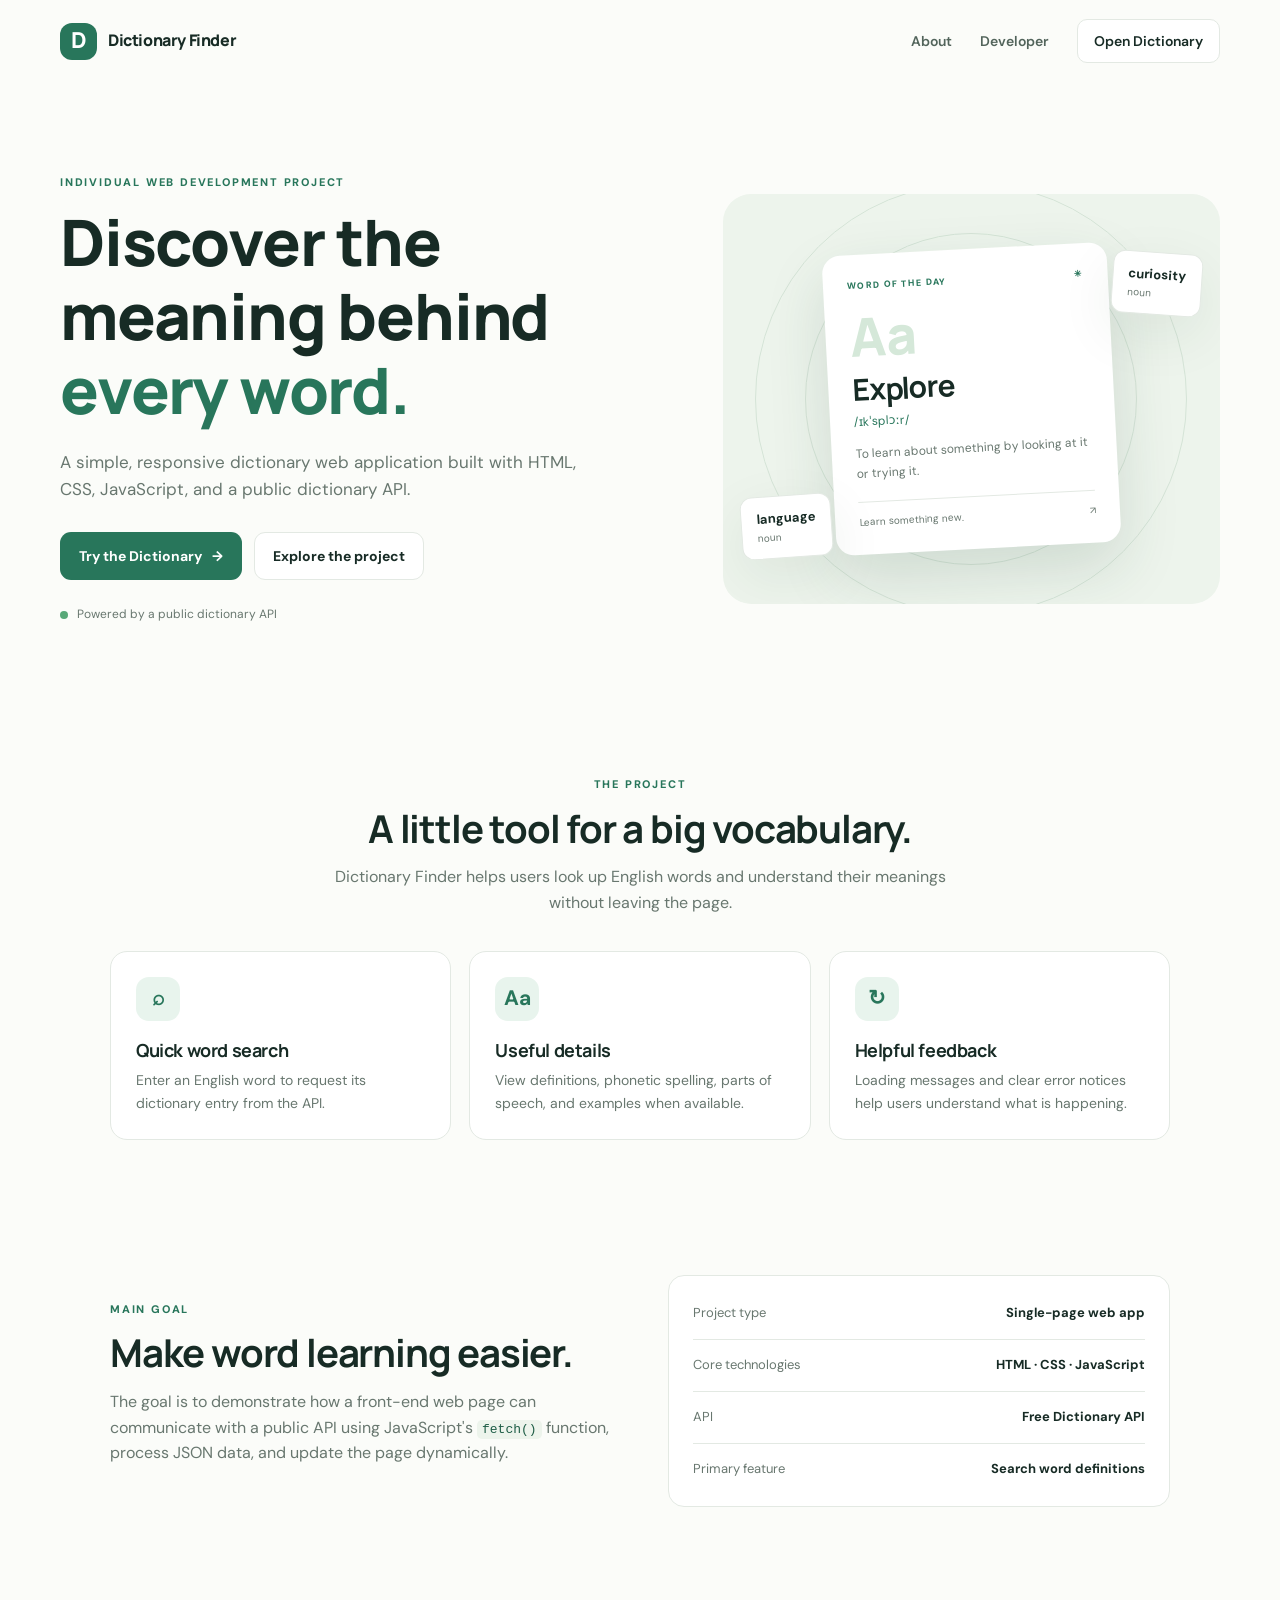
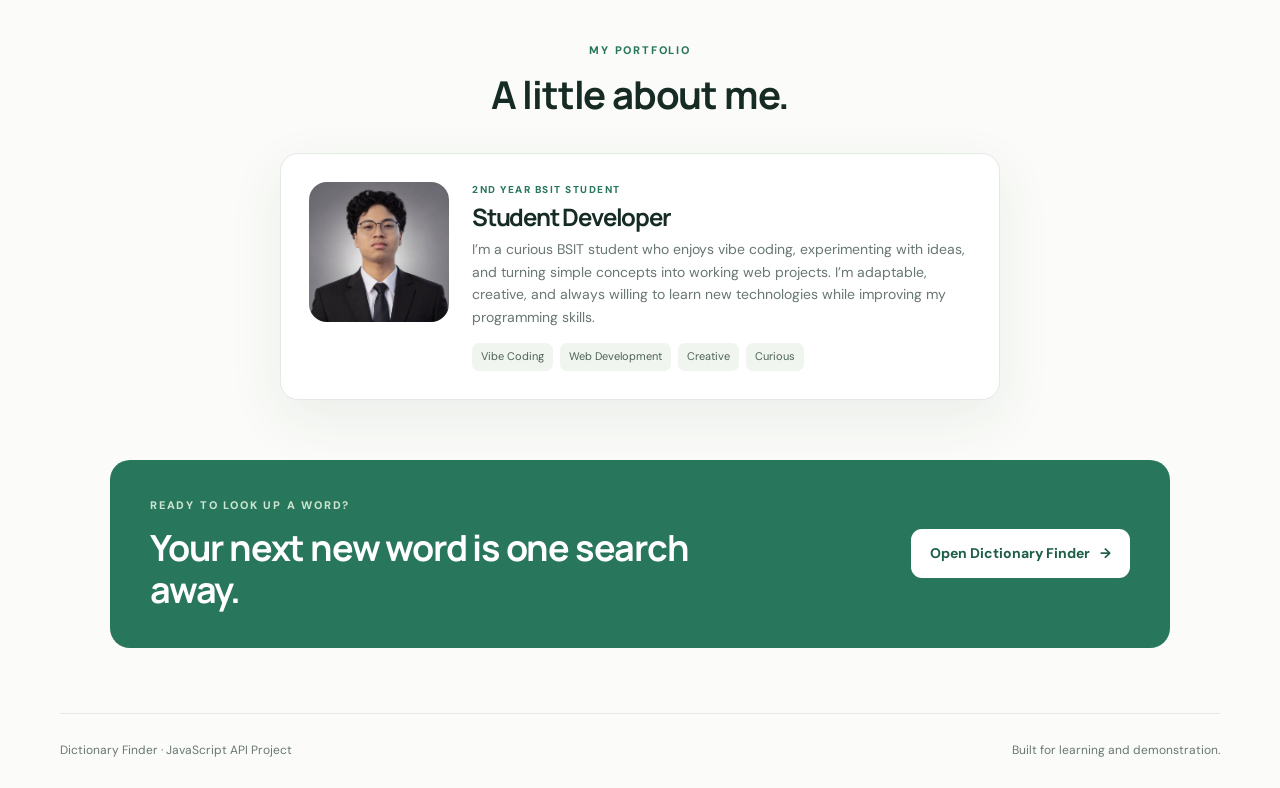
<file: index.html>
<!DOCTYPE html>
<html lang="en">
<head>
  <meta charset="UTF-8">
  <meta name="viewport" content="width=device-width, initial-scale=1.0">
  <meta name="description" content="Portfolio for the Dictionary Finder JavaScript API project.">
  <title>Dictionary Finder | Project Portfolio</title>
  <link rel="stylesheet" href="styles.css">
</head>
<body>
  <header class="site-header">
    <a class="brand" href="index.html" aria-label="Dictionary Finder home">
      <span class="brand-mark">D</span>
      <span>Dictionary Finder</span>
    </a>
    <nav aria-label="Main navigation">
      <a href="#about">About</a>
      <a href="#developer">Developer</a>
      <a class="nav-cta" href="app.html">Open Dictionary</a>
    </nav>
  </header>

  <main>
    <section class="hero portfolio-hero">
      <div class="hero-copy">
        <p class="eyebrow">INDIVIDUAL WEB DEVELOPMENT PROJECT</p>
        <h1>Discover the meaning behind <span>every word.</span></h1>
        <p class="hero-description">A simple, responsive dictionary web application built with HTML, CSS, JavaScript, and a public dictionary API.</p>
        <div class="hero-actions">
          <a class="button button-primary" href="app.html">Try the Dictionary <span aria-hidden="true">→</span></a>
          <a class="button button-secondary" href="#about">Explore the project</a>
        </div>
        <div class="hero-note"><span class="status-dot"></span> Powered by a public dictionary API</div>
      </div>
      <div class="hero-visual" aria-label="Decorative dictionary card">
        <div class="floating-word word-top">curiosity <span>noun</span></div>
        <div class="book-card">
          <div class="book-card-top"><span>WORD OF THE DAY</span><span>✳</span></div>
          <div class="big-letter">Aa</div>
          <h2>Explore</h2>
          <p class="phonetic">/ɪkˈsplɔːr/</p>
          <p>To learn about something by looking at it or trying it.</p>
          <div class="book-card-line"></div>
          <div class="book-card-footer"><span>Learn something new.</span><span>↗</span></div>
        </div>
        <div class="floating-word word-bottom">language <span>noun</span></div>
      </div>
    </section>

    <section class="section" id="about">
      <div class="section-heading">
        <p class="eyebrow">THE PROJECT</p>
        <h2>A little tool for a big vocabulary.</h2>
        <p>Dictionary Finder helps users look up English words and understand their meanings without leaving the page.</p>
      </div>
      <div class="feature-grid">
        <article class="feature-card">
          <span class="feature-icon">⌕</span>
          <h3>Quick word search</h3>
          <p>Enter an English word to request its dictionary entry from the API.</p>
        </article>
        <article class="feature-card">
          <span class="feature-icon">Aa</span>
          <h3>Useful details</h3>
          <p>View definitions, phonetic spelling, parts of speech, and examples when available.</p>
        </article>
        <article class="feature-card">
          <span class="feature-icon">↻</span>
          <h3>Helpful feedback</h3>
          <p>Loading messages and clear error notices help users understand what is happening.</p>
        </article>
      </div>
    </section>

    <section class="section project-details">
      <div>
        <p class="eyebrow">MAIN GOAL</p>
        <h2>Make word learning easier.</h2>
        <p>The goal is to demonstrate how a front-end web page can communicate with a public API using JavaScript's <code>fetch()</code> function, process JSON data, and update the page dynamically.</p>
      </div>
      <div class="details-panel">
        <div class="detail-row"><span>Project type</span><strong>Single-page web app</strong></div>
        <div class="detail-row"><span>Core technologies</span><strong>HTML · CSS · JavaScript</strong></div>
        <div class="detail-row"><span>API</span><strong>Free Dictionary API</strong></div>
        <div class="detail-row"><span>Primary feature</span><strong>Search word definitions</strong></div>
      </div>
    </section>

    <section class="section" id="portfolio">
      <div class="section-heading">
        <p class="eyebrow">MY PORTFOLIO</p>
        <h2>A little about me.</h2>
      </div>
      <article class="profile-card">
        <img src="me.jpg" alt="Student developer portrait" style="width: 140px; height: 140px; object-fit: cover; border-radius: 18px; flex: 0 0 140px;">
        <div>
          <p class="profile-label">2ND YEAR BSIT STUDENT</p>
          <h3>Student Developer</h3>
          <p>I’m a curious BSIT student who enjoys vibe coding, experimenting with ideas, and turning simple concepts into working web projects. I’m adaptable, creative, and always willing to learn new technologies while improving my programming skills.</p>
          <div class="tag-list"><span>Vibe Coding</span><span>Web Development</span><span>Creative</span><span>Curious</span></div>
        </div>
      </article>
    </section>

    <section class="final-cta">
      <div>
        <p class="eyebrow">READY TO LOOK UP A WORD?</p>
        <h2>Your next new word is one search away.</h2>
      </div>
      <a class="button button-light" href="app.html">Open Dictionary Finder <span aria-hidden="true">→</span></a>
    </section>
  </main>

  <footer class="site-footer">
    <span>Dictionary Finder · JavaScript API Project</span>
    <span>Built for learning and demonstration.</span>
  </footer>
</body>
</html>
</file>
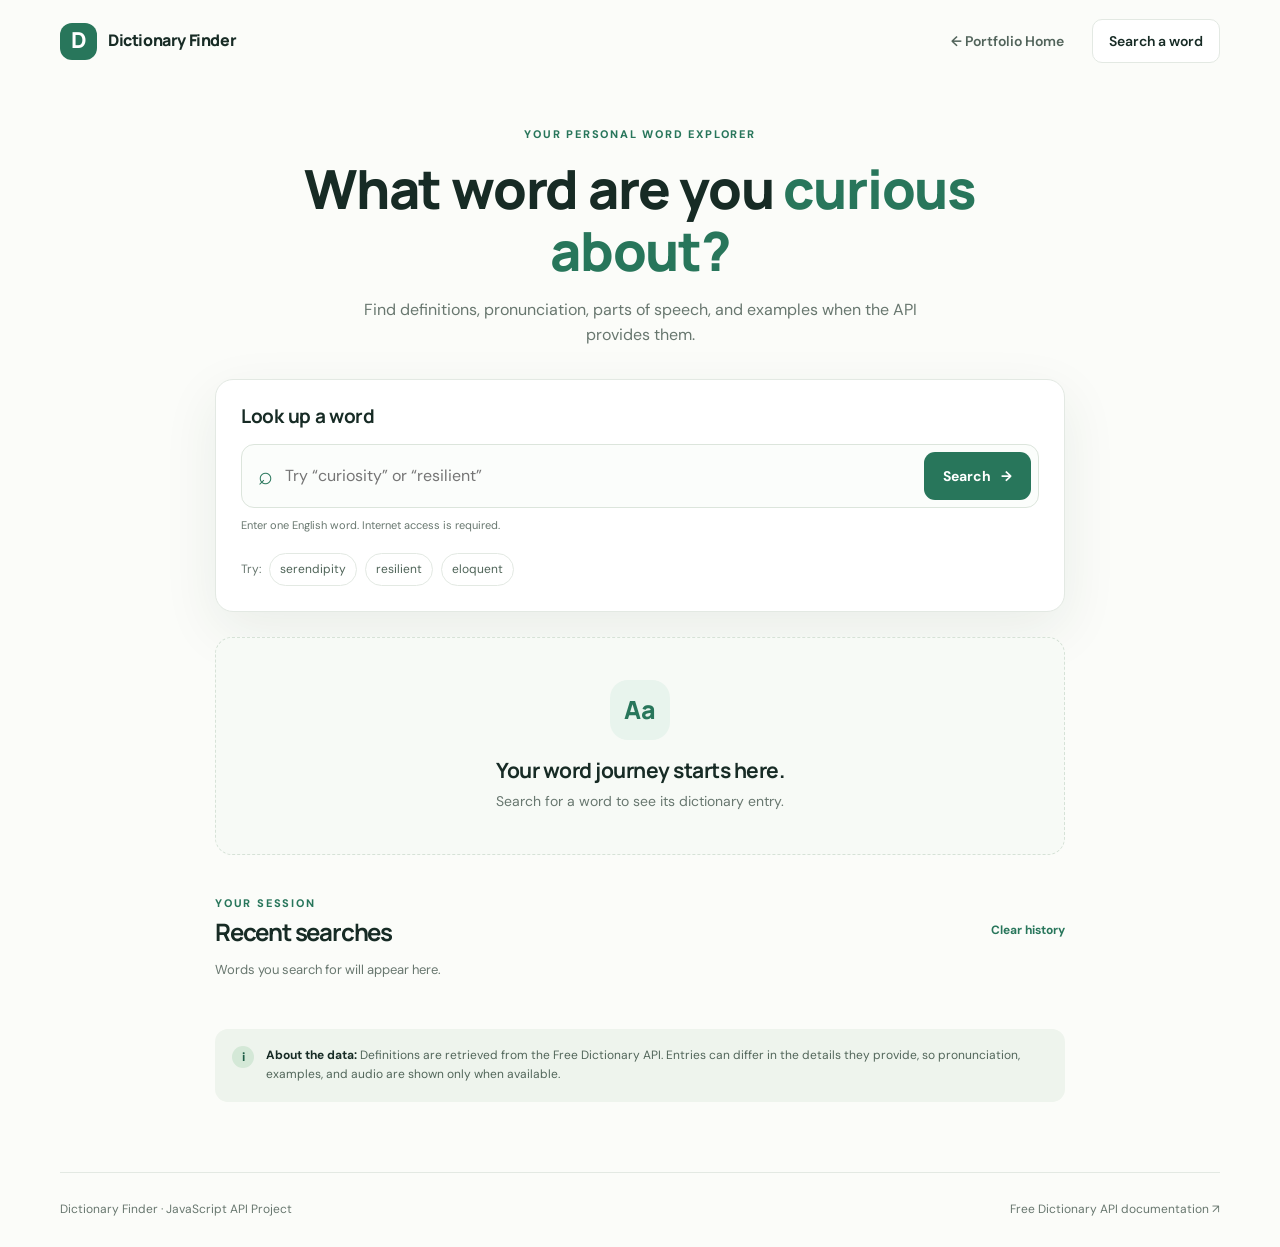
<file: app.html>
<!DOCTYPE html>
<html lang="en">
<head>
  <meta charset="UTF-8">
  <meta name="viewport" content="width=device-width, initial-scale=1.0">
  <meta name="description" content="Look up English words with Dictionary Finder.">
  <title>Dictionary Finder | Word Search</title>
  <link rel="stylesheet" href="styles.css">
  <script src="script.js" defer></script>
</head>
<body class="app-page">
  <header class="site-header">
    <a class="brand" href="index.html" aria-label="Back to portfolio">
      <span class="brand-mark">D</span>
      <span>Dictionary Finder</span>
    </a>
    <nav aria-label="Main navigation">
      <a href="index.html">← Portfolio Home</a>
      <a class="nav-cta" href="#search">Search a word</a>
    </nav>
  </header>

  <main class="dictionary-main">
    <section class="dictionary-intro">
      <p class="eyebrow">YOUR PERSONAL WORD EXPLORER</p>
      <h1>What word are you <span>curious about?</span></h1>
      <p>Find definitions, pronunciation, parts of speech, and examples when the API provides them.</p>
    </section>

    <section class="search-panel" id="search" aria-labelledby="search-title">
      <h2 id="search-title">Look up a word</h2>
      <form id="search-form" class="search-form">
        <label class="sr-only" for="word-input">English word</label>
        <div class="search-input-wrap">
          <span aria-hidden="true">⌕</span>
          <input id="word-input" name="word" type="text" placeholder="Try “curiosity” or “resilient”" autocomplete="off" required maxlength="60">
          <button class="button button-primary" type="submit">Search <span aria-hidden="true">→</span></button>
        </div>
        <p class="input-hint">Enter one English word. Internet access is required.</p>
      </form>
      <div class="quick-search">
        <span>Try:</span>
        <button class="word-chip" type="button" data-word="serendipity">serendipity</button>
        <button class="word-chip" type="button" data-word="resilient">resilient</button>
        <button class="word-chip" type="button" data-word="eloquent">eloquent</button>
      </div>
    </section>

    <section id="message-area" class="message-area" aria-live="polite" role="status">
      <div class="empty-state">
        <div class="empty-icon">Aa</div>
        <h2>Your word journey starts here.</h2>
        <p>Search for a word to see its dictionary entry.</p>
      </div>
    </section>

    <section class="recent-section" aria-labelledby="recent-title">
      <div class="recent-heading">
        <div>
          <p class="eyebrow">YOUR SESSION</p>
          <h2 id="recent-title">Recent searches</h2>
        </div>
        <button id="clear-history" class="text-button" type="button">Clear history</button>
      </div>
      <div id="history-list" class="history-list">
        <p class="muted-text">Words you search for will appear here.</p>
      </div>
    </section>

    <section class="api-note">
      <span class="api-note-icon">i</span>
      <p><strong>About the data:</strong> Definitions are retrieved from the Free Dictionary API. Entries can differ in the details they provide, so pronunciation, examples, and audio are shown only when available.</p>
    </section>
  </main>

  <footer class="site-footer">
    <span>Dictionary Finder · JavaScript API Project</span>
    <a href="https://freedictionaryapi.com/api/v1" target="_blank" rel="noopener noreferrer">Free Dictionary API documentation ↗</a>
  </footer>
</body>
</html>
</file>
<file: styles.css>
@import url('https://fonts.googleapis.com/css2?family=DM+Sans:wght@400;500;600;700&family=Manrope:wght@400;500;600;700;800&display=swap');

:root {
  --ink: #172b25;
  --muted: #68776f;
  --green: #28765b;
  --green-dark: #1e5d46;
  --mint: #e8f4ed;
  --cream: #fbfcf9;
  --line: #e3e9e3;
  --white: #ffffff;
  --gold: #e5b75c;
  --shadow: 0 18px 55px rgba(27, 61, 44, 0.08);
}
* { box-sizing: border-box; }
html { scroll-behavior: smooth; }
body { margin: 0; background: var(--cream); color: var(--ink); font-family: 'DM Sans', Arial, sans-serif; line-height: 1.6; }
a { color: inherit; text-decoration: none; }
button, input { font: inherit; }
button, a { -webkit-tap-highlight-color: transparent; }
button:focus-visible, a:focus-visible, input:focus-visible { outline: 3px solid #8dc9a9; outline-offset: 3px; }
.site-header { width: min(1160px, calc(100% - 48px)); min-height: 82px; margin: 0 auto; display: flex; align-items: center; justify-content: space-between; gap: 24px; }
.brand { display: inline-flex; align-items: center; gap: 11px; font-family: Manrope, sans-serif; font-weight: 800; letter-spacing: -0.4px; }
.brand-mark { display: grid; place-items: center; width: 37px; height: 37px; border-radius: 12px; background: var(--green); color: white; font-size: 22px; }
.site-header nav { display: flex; align-items: center; gap: 28px; font-size: 14px; font-weight: 600; color: #52645b; }
.site-header nav a:hover { color: var(--green); }
.nav-cta { padding: 10px 16px; border: 1px solid var(--line); border-radius: 10px; background: white; color: var(--ink); }
.hero { width: min(1160px, calc(100% - 48px)); margin: 32px auto 0; }
.portfolio-hero { display: grid; grid-template-columns: 1.1fr 0.9fr; align-items: center; gap: 55px; padding: 60px 0 92px; }
.eyebrow { margin: 0 0 13px; color: var(--green); font-size: 11px; font-weight: 800; letter-spacing: 1.8px; }
h1, h2, h3, p { margin-top: 0; }
h1, h2, h3 { font-family: Manrope, 'DM Sans', sans-serif; letter-spacing: -1.2px; line-height: 1.16; }
h1 { margin-bottom: 22px; font-size: clamp(38px, 5vw, 64px); font-weight: 800; }
h1 span { color: var(--green); }
.hero-description { max-width: 540px; margin-bottom: 28px; color: var(--muted); font-size: 17px; }
.hero-actions { display: flex; flex-wrap: wrap; gap: 12px; }
.button { min-height: 47px; display: inline-flex; justify-content: center; align-items: center; gap: 10px; padding: 12px 18px; border: 1px solid transparent; border-radius: 11px; font-weight: 700; font-size: 14px; cursor: pointer; transition: transform .18s ease, background .18s ease; }
.button:hover { transform: translateY(-2px); }
.button-primary { background: var(--green); color: white; }
.button-primary:hover { background: var(--green-dark); }
.button-secondary { background: white; border-color: var(--line); color: var(--ink); }
.button-light { background: white; color: var(--green-dark); white-space: nowrap; }
.hero-note { display: flex; align-items: center; gap: 9px; margin-top: 25px; color: var(--muted); font-size: 12px; }
.status-dot { width: 8px; height: 8px; background: #58a878; border-radius: 50%; }
.hero-visual { position: relative; min-height: 410px; display: grid; place-items: center; border-radius: 28px; background: #edf4ec; overflow: hidden; }
.hero-visual::before, .hero-visual::after { position: absolute; content: ""; border: 1px solid #d5e4d7; border-radius: 50%; }
.hero-visual::before { width: 330px; height: 330px; }
.hero-visual::after { width: 430px; height: 430px; }
.book-card { z-index: 1; width: min(285px, 72%); padding: 23px; border: 1px solid rgba(255,255,255,.9); border-radius: 18px; background: white; box-shadow: 0 24px 60px rgba(33, 77, 53, .15); transform: rotate(-3deg); }
.book-card-top, .book-card-footer { display: flex; justify-content: space-between; align-items: center; }
.book-card-top { color: var(--green); font-size: 9px; font-weight: 800; letter-spacing: 1.3px; }
.big-letter { margin-top: 18px; color: #d5e8d9; font-family: Manrope, sans-serif; font-size: 53px; font-weight: 800; line-height: 1; }
.book-card h2 { margin: 9px 0 0; font-size: 30px; }
.phonetic { margin: 5px 0 13px; color: var(--green); font-size: 12px; }
.book-card p:not(.phonetic) { margin-bottom: 18px; color: var(--muted); font-size: 12px; }
.book-card-line { height: 1px; background: var(--line); }
.book-card-footer { padding-top: 12px; color: var(--muted); font-size: 10px; }
.floating-word { position: absolute; z-index: 2; padding: 12px 15px; border: 1px solid var(--line); border-radius: 12px; background: white; box-shadow: var(--shadow); font-weight: 700; font-size: 13px; }
.floating-word span { display: block; color: var(--muted); font-size: 10px; font-weight: 400; }
.word-top { top: 58px; right: 18px; transform: rotate(4deg); }
.word-bottom { bottom: 46px; left: 18px; transform: rotate(-4deg); }
.section { width: min(1060px, calc(100% - 48px)); margin: 0 auto; padding: 60px 0; }
.section-heading { max-width: 620px; margin: 0 auto 35px; text-align: center; }
.section-heading h2, .project-details h2 { margin-bottom: 13px; font-size: clamp(28px, 3vw, 40px); }
.section-heading > p:last-child, .project-details > div:first-child > p:last-child { color: var(--muted); }
.feature-grid { display: grid; grid-template-columns: repeat(3, 1fr); gap: 18px; }
.feature-card { padding: 25px; border: 1px solid var(--line); border-radius: 17px; background: white; }
.feature-icon { display: grid; place-items: center; width: 44px; height: 44px; margin-bottom: 19px; border-radius: 13px; background: var(--mint); color: var(--green); font-size: 21px; font-weight: 700; }
.feature-card h3 { margin-bottom: 9px; font-size: 18px; letter-spacing: -.4px; }
.feature-card p { margin-bottom: 0; color: var(--muted); font-size: 14px; }
.project-details { display: grid; grid-template-columns: 1fr 1fr; align-items: center; gap: 55px; padding-top: 75px; padding-bottom: 75px; }
.project-details code { padding: 2px 5px; border-radius: 5px; background: #edf4ec; color: var(--green-dark); }
.details-panel { padding: 12px 24px; border: 1px solid var(--line); border-radius: 16px; background: white; }
.detail-row { display: flex; justify-content: space-between; gap: 20px; padding: 15px 0; border-bottom: 1px solid var(--line); font-size: 13px; }
.detail-row:last-child { border-bottom: 0; }
.detail-row span { color: var(--muted); }
.detail-row strong { text-align: right; }
.developer-section { padding-top: 35px; padding-bottom: 85px; }
.profile-card { display: flex; align-items: flex-start; gap: 23px; max-width: 720px; margin: 0 auto; padding: 28px; border: 1px solid var(--line); border-radius: 18px; background: white; box-shadow: var(--shadow); }
.profile-avatar { flex: 0 0 76px; display: grid; place-items: center; width: 76px; height: 76px; border-radius: 22px; background: var(--mint); color: var(--green); font-family: Manrope, sans-serif; font-size: 25px; font-weight: 800; }
.profile-label { margin-bottom: 5px; color: var(--green); font-size: 10px; font-weight: 800; letter-spacing: 1.5px; }
.profile-card h3 { margin-bottom: 8px; font-size: 24px; }
.profile-card p:not(.profile-label) { margin-bottom: 15px; color: var(--muted); font-size: 14px; }
.tag-list { display: flex; flex-wrap: wrap; gap: 7px; }
.tag-list span { padding: 5px 9px; border-radius: 7px; background: #f0f5f0; color: #4c6254; font-size: 11px; }
.small-note { max-width: 720px; margin: 13px auto 0; color: #7b8980; font-size: 11px; }
.final-cta { width: min(1060px, calc(100% - 48px)); margin: 0 auto 65px; padding: 37px 40px; display: flex; align-items: center; justify-content: space-between; gap: 25px; border-radius: 20px; background: var(--green); color: white; }
.final-cta .eyebrow { color: #cce5d3; }
.final-cta h2 { max-width: 550px; margin-bottom: 0; font-size: clamp(25px, 3vw, 36px); }
.site-footer { width: min(1160px, calc(100% - 48px)); min-height: 75px; margin: 0 auto; display: flex; align-items: center; justify-content: space-between; gap: 20px; border-top: 1px solid var(--line); color: var(--muted); font-size: 12px; }
.site-footer a:hover { color: var(--green); }

/* Dictionary app */
.app-page { min-height: 100vh; }
.dictionary-main { width: min(850px, calc(100% - 40px)); margin: 0 auto; padding: 44px 0 70px; }
.dictionary-intro { margin: 0 auto 31px; text-align: center; }
.dictionary-intro h1 { max-width: 720px; margin: 0 auto 15px; font-size: clamp(35px, 5vw, 54px); }
.dictionary-intro > p:last-child { max-width: 590px; margin: 0 auto; color: var(--muted); }
.search-panel { padding: 25px; border: 1px solid var(--line); border-radius: 18px; background: white; box-shadow: var(--shadow); }
.search-panel h2 { margin-bottom: 17px; font-size: 19px; letter-spacing: -.3px; }
.search-input-wrap { display: flex; align-items: center; gap: 12px; padding: 7px; border: 1px solid #dce5dc; border-radius: 13px; background: #fbfdfb; }
.search-input-wrap > span { padding-left: 9px; color: var(--green); font-size: 25px; }
.search-input-wrap input { width: 100%; min-width: 0; padding: 10px 0; border: 0; outline: 0; background: transparent; color: var(--ink); }
.search-input-wrap input:focus-visible { outline: 0; }
.search-input-wrap:focus-within { border-color: #6eaa85; box-shadow: 0 0 0 3px #e1f1e6; }
.search-input-wrap button { flex-shrink: 0; }
.input-hint { margin: 9px 0 0; color: var(--muted); font-size: 11px; }
.quick-search { display: flex; flex-wrap: wrap; align-items: center; gap: 8px; margin-top: 18px; color: var(--muted); font-size: 12px; }
.word-chip { padding: 6px 10px; border: 1px solid var(--line); border-radius: 999px; background: white; color: #4f6458; font-size: 12px; cursor: pointer; }
.word-chip:hover { border-color: #9ec5aa; background: var(--mint); }
.message-area { margin-top: 25px; }
.empty-state, .status-card { padding: 42px 25px; border: 1px dashed #d6e2d7; border-radius: 17px; background: #f7faf6; text-align: center; }
.empty-icon { display: grid; place-items: center; width: 60px; height: 60px; margin: 0 auto 18px; border-radius: 18px; background: var(--mint); color: var(--green); font-family: Manrope, sans-serif; font-size: 25px; font-weight: 800; }
.empty-state h2, .status-card h2 { margin-bottom: 7px; font-size: 21px; letter-spacing: -.5px; }
.empty-state p, .status-card p { margin-bottom: 0; color: var(--muted); font-size: 14px; }
.status-card.error { border-color: #efceca; background: #fff8f7; }
.status-card.error h2 { color: #a83f35; }
.status-card.loading .loader { width: 27px; height: 27px; margin: 0 auto 14px; border: 3px solid #dbe9de; border-top-color: var(--green); border-radius: 50%; animation: spin .8s linear infinite; }
@keyframes spin { to { transform: rotate(360deg); } }
.result-card { overflow: hidden; border: 1px solid var(--line); border-radius: 18px; background: white; box-shadow: var(--shadow); }
.result-header { padding: 27px 28px 22px; background: linear-gradient(115deg, #f0f7f0, #fbfdfb); border-bottom: 1px solid var(--line); }
.result-kicker { margin-bottom: 6px; color: var(--green); font-size: 10px; font-weight: 800; letter-spacing: 1.5px; text-transform: uppercase; }
.result-word-row { display: flex; align-items: center; justify-content: space-between; gap: 15px; }
.result-word { margin: 0; overflow-wrap: anywhere; font-size: clamp(32px, 5vw, 44px); }
.pronunciation { margin: 6px 0 0; color: var(--muted); font-size: 14px; }
.audio-button { display: grid; flex: 0 0 44px; place-items: center; width: 44px; height: 44px; border: 1px solid #cfe1d2; border-radius: 50%; background: white; color: var(--green); font-size: 18px; cursor: pointer; }
.audio-button:disabled { opacity: .35; cursor: not-allowed; }
.result-body { padding: 25px 28px 28px; }
.meaning-block + .meaning-block { margin-top: 25px; padding-top: 22px; border-top: 1px solid var(--line); }
.part-of-speech { display: flex; align-items: center; gap: 12px; margin-bottom: 14px; font-family: Manrope, sans-serif; font-size: 17px; font-weight: 800; }
.part-of-speech::after { height: 1px; flex: 1; background: var(--line); content: ""; }
.definition-list { margin: 0; padding-left: 22px; }
.definition-list li { padding-left: 4px; margin: 0 0 15px; }
.definition-list li::marker { color: var(--green); font-weight: 700; }
.definition-text { margin-bottom: 5px; font-size: 14px; }
.example-text { margin: 5px 0 0; color: var(--muted); font-size: 13px; font-style: italic; }
.example-label { color: var(--green); font-style: normal; font-weight: 700; }
.synonym-row { display: flex; flex-wrap: wrap; align-items: center; gap: 7px; margin-top: 15px; }
.synonym-label { color: var(--muted); font-size: 12px; font-weight: 700; }
.synonym-chip { padding: 4px 9px; border: 1px solid var(--line); border-radius: 999px; color: var(--green-dark); font-size: 12px; }
.result-source { padding: 12px 28px; border-top: 1px solid var(--line); color: var(--muted); font-size: 11px; }
.result-source a { color: var(--green); text-decoration: underline; text-underline-offset: 2px; }
.recent-section { margin-top: 40px; }
.recent-heading { display: flex; align-items: end; justify-content: space-between; gap: 20px; margin-bottom: 15px; }
.recent-heading .eyebrow { margin-bottom: 5px; }
.recent-heading h2 { margin-bottom: 0; font-size: 24px; }
.text-button { padding: 5px 0; border: 0; background: transparent; color: var(--green); font-size: 12px; font-weight: 700; cursor: pointer; }
.text-button:hover { text-decoration: underline; }
.history-list { display: flex; flex-wrap: wrap; gap: 9px; }
.history-item { padding: 9px 13px; border: 1px solid var(--line); border-radius: 10px; background: white; color: #4f6458; font-size: 13px; cursor: pointer; }
.history-item:hover { border-color: #9ec5aa; background: var(--mint); }
.muted-text { color: var(--muted); font-size: 13px; }
.api-note { display: flex; align-items: flex-start; gap: 12px; margin-top: 35px; padding: 17px; border-radius: 13px; background: #eef4ed; }
.api-note-icon { display: grid; flex: 0 0 22px; place-items: center; width: 22px; height: 22px; border-radius: 50%; background: #d4e8d7; color: var(--green-dark); font-size: 12px; font-weight: 800; }
.api-note p { margin: 0; color: #52665a; font-size: 12px; }
.api-note strong { color: var(--ink); }
.sr-only { position: absolute; width: 1px; height: 1px; padding: 0; margin: -1px; overflow: hidden; clip: rect(0,0,0,0); white-space: nowrap; border: 0; }

@media (max-width: 760px) {
  .site-header { width: min(100% - 32px, 1160px); min-height: 70px; }
  .site-header nav { gap: 12px; font-size: 12px; }
  .site-header nav a:not(.nav-cta) { display: none; }
  .brand { font-size: 14px; }
  .portfolio-hero { grid-template-columns: 1fr; gap: 35px; padding: 35px 0 65px; }
  .hero-visual { min-height: 360px; }
  .feature-grid { grid-template-columns: 1fr; }
  .project-details { grid-template-columns: 1fr; gap: 25px; }
  .section { padding: 45px 0; }
  .final-cta { align-items: flex-start; flex-direction: column; padding: 29px 25px; }
  .site-footer { align-items: flex-start; flex-direction: column; justify-content: center; padding: 18px 0; gap: 5px; }
}
@media (max-width: 480px) {
  .site-header { width: calc(100% - 28px); gap: 10px; }
  .brand { gap: 7px; font-size: 12px; }
  .brand-mark { width: 32px; height: 32px; border-radius: 10px; font-size: 19px; }
  .nav-cta { padding: 8px 10px; }
  .hero, .section, .final-cta { width: calc(100% - 28px); }
  .hero-visual { min-height: 320px; }
  .word-top { top: 28px; right: 10px; }
  .word-bottom { bottom: 25px; left: 10px; }
  .search-panel { padding: 17px; }
  .search-input-wrap { flex-wrap: wrap; gap: 7px; }
  .search-input-wrap > span { padding-left: 5px; }
  .search-input-wrap input { width: calc(100% - 50px); }
  .search-input-wrap button { width: 100%; }
  .dictionary-main { width: calc(100% - 28px); padding-top: 30px; }
  .result-header, .result-body { padding-left: 19px; padding-right: 19px; }
  .result-source { padding-left: 19px; padding-right: 19px; }
  .profile-card { flex-direction: column; padding: 22px; }
  .detail-row { flex-direction: column; gap: 3px; }
  .detail-row strong { text-align: left; }
  .recent-heading h2 { font-size: 20px; }
}
@media (prefers-reduced-motion: reduce) {
  *, *::before, *::after { scroll-behavior: auto !important; animation-duration: .01ms !important; transition-duration: .01ms !important; }
}

.synonym-chip { background: #fff; cursor: pointer; font: inherit; }
.synonym-chip:hover { background: var(--mint); border-color: #9ec5aa; }

.profile-photo img {
  width: 150px;
  height: 150px;
  object-fit: cover;
  border-radius: 50%;
  border: 4px solid #1f7a4d;
}
</file>
